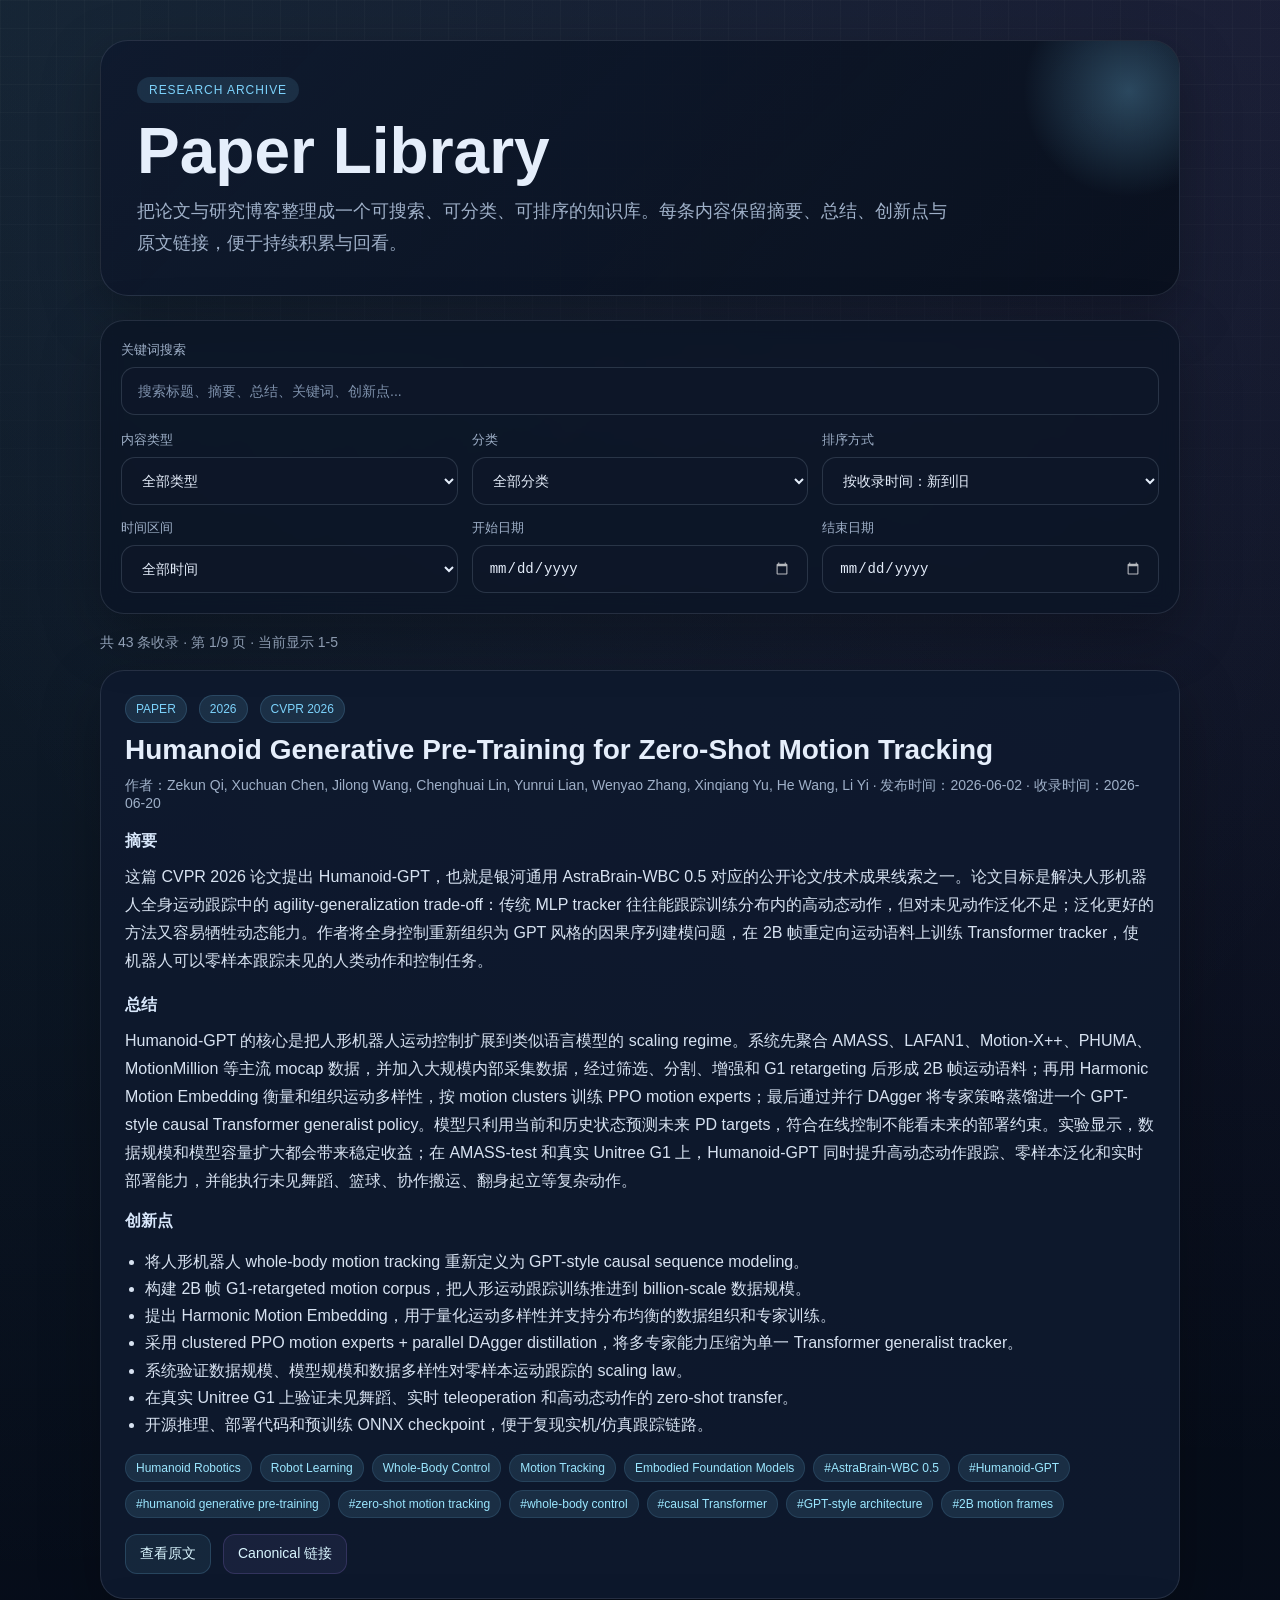
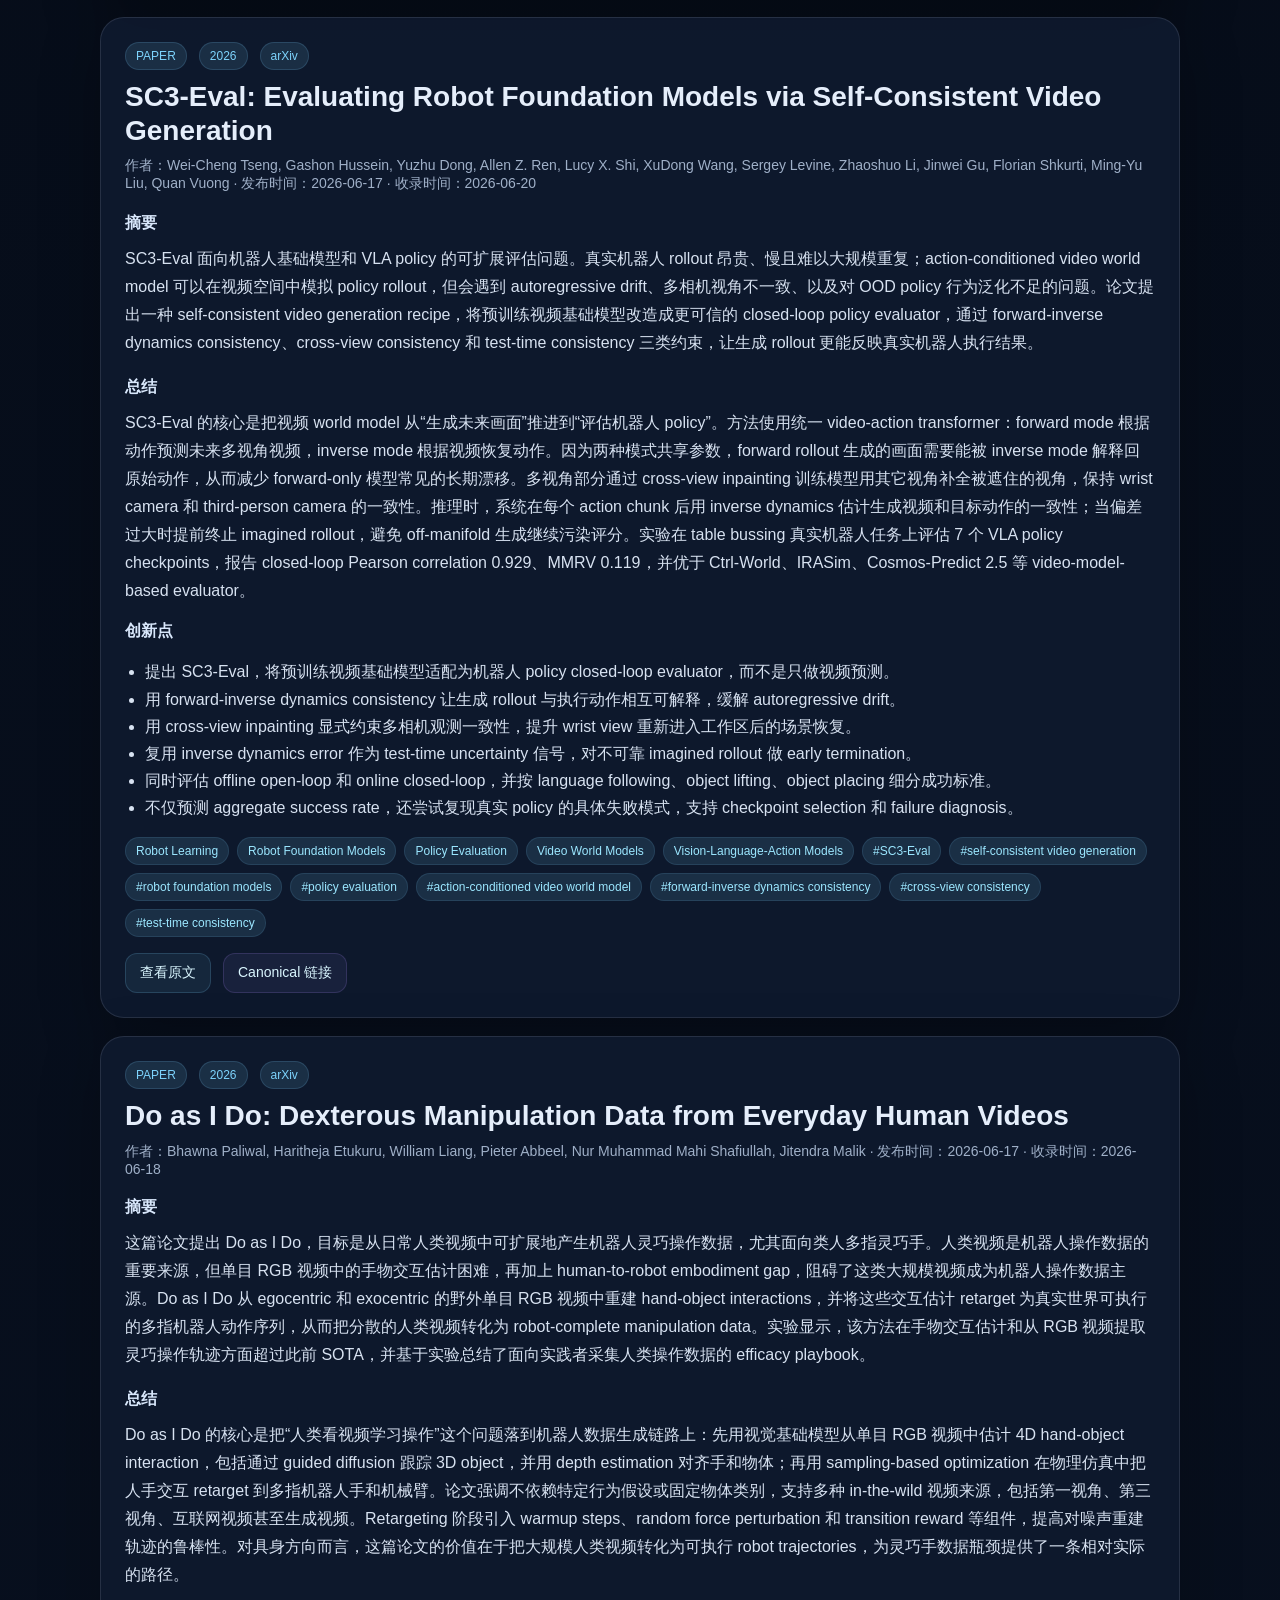
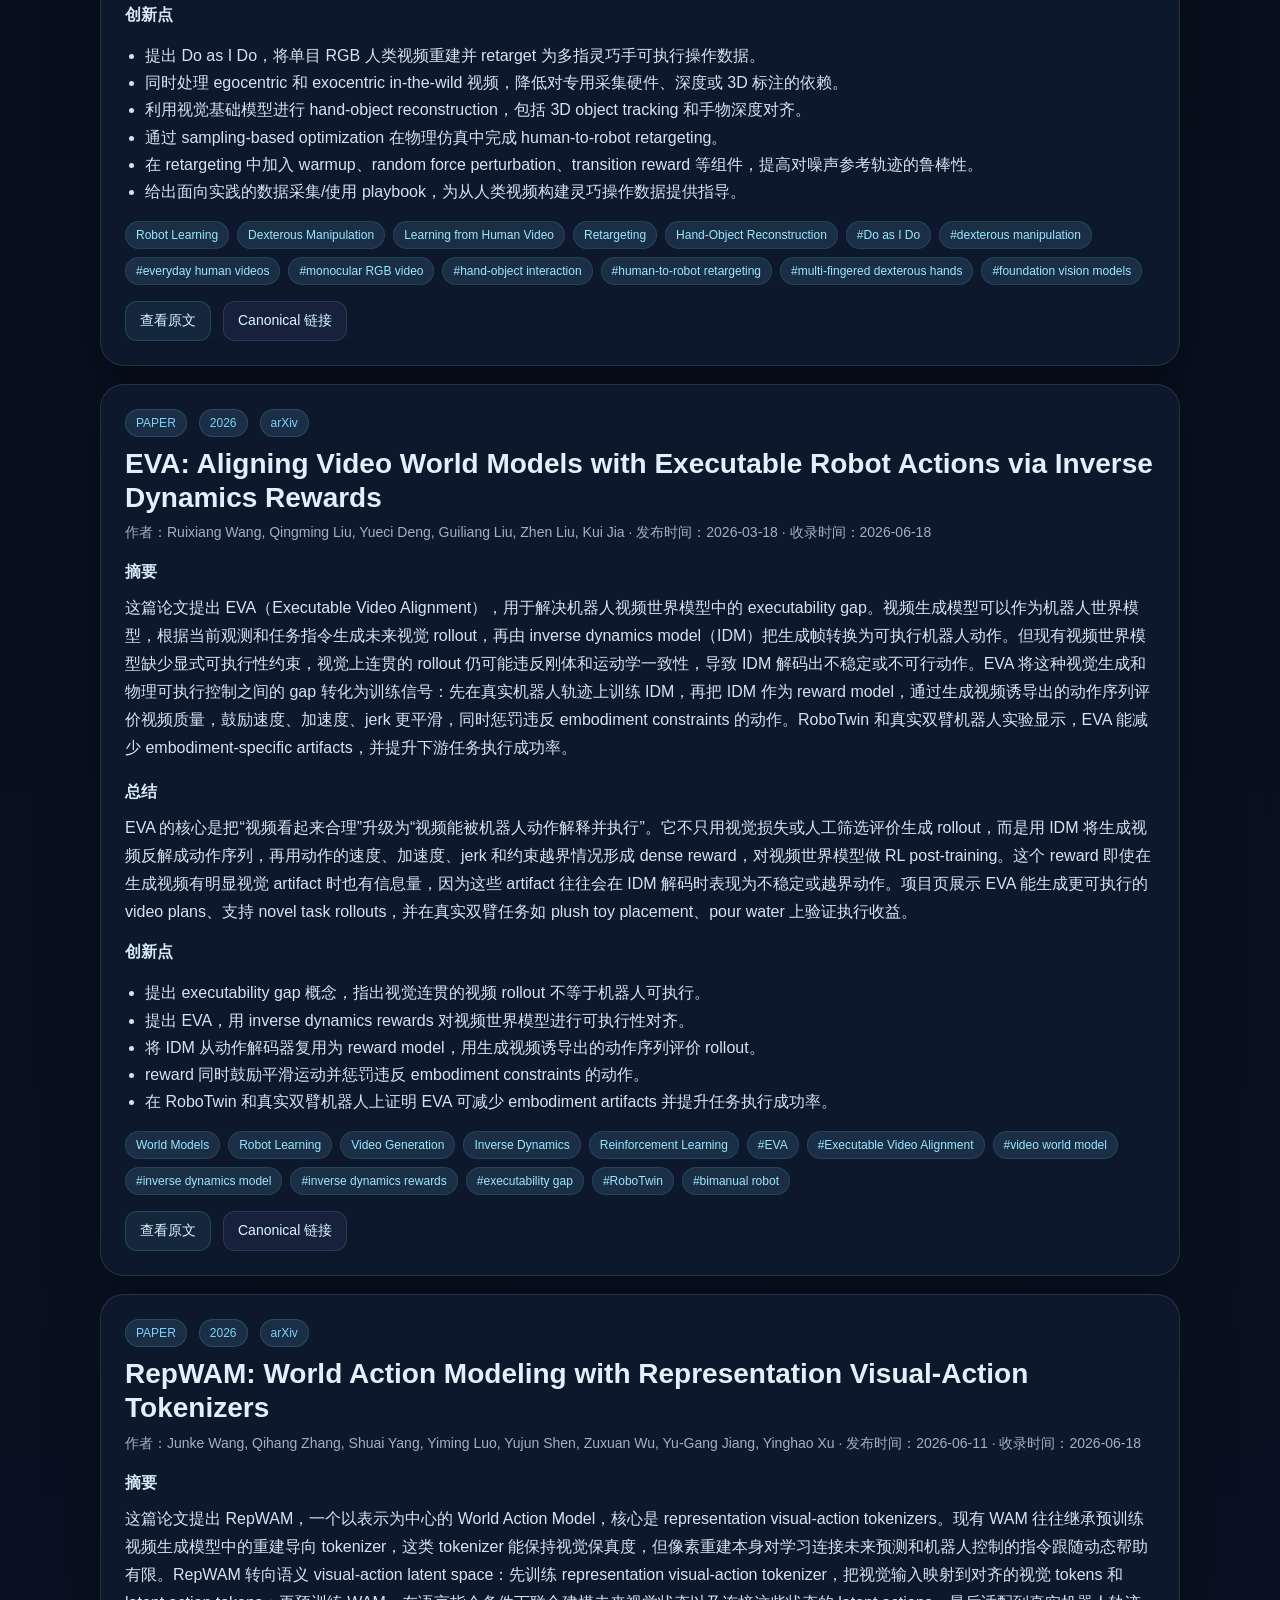
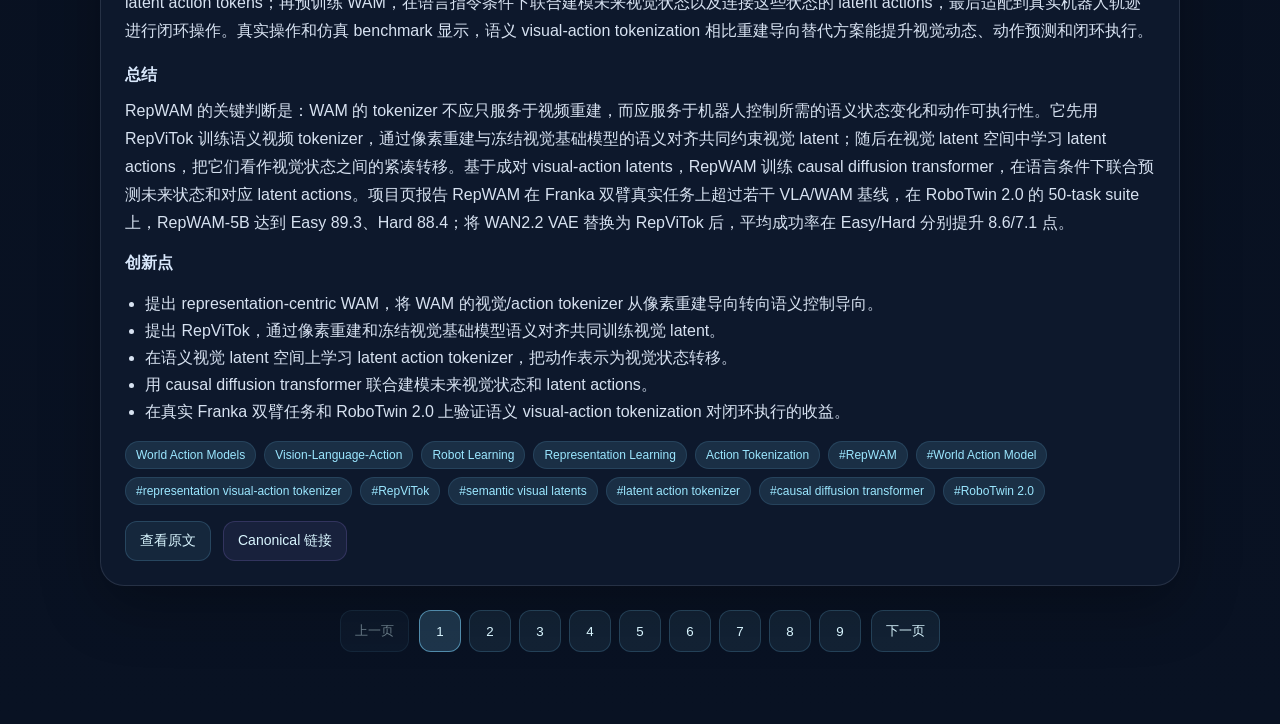
<file: index.html>
<!doctype html>
<html lang="zh-CN">
<head>
  <meta charset="UTF-8" />
  <meta name="viewport" content="width=device-width, initial-scale=1.0" />
  <title>Paper Library</title>
  <meta name="description" content="一个可搜索、可筛选、可排序的论文与研究博客知识库。" />
  <link rel="stylesheet" href="styles.css" />
</head>
<body>
  <div class="page-shell"></div>
  <div class="container">
    <header class="hero">
      <div class="hero-copy">
        <span class="eyebrow">Research Archive</span>
        <h1>Paper Library</h1>
        <p class="hero-desc">把论文与研究博客整理成一个可搜索、可分类、可排序的知识库。每条内容保留摘要、总结、创新点与原文链接，便于持续积累与回看。</p>
      </div>
    </header>

    <section class="toolbar">
      <div class="search-wrap">
        <label class="control-label" for="searchInput">关键词搜索</label>
        <input id="searchInput" type="text" placeholder="搜索标题、摘要、总结、关键词、创新点..." />
      </div>
      <div class="filters-grid filters-grid-main">
        <div class="filter-field">
          <label class="control-label" for="typeFilter">内容类型</label>
          <select id="typeFilter">
            <option value="">全部类型</option>
          </select>
        </div>
        <div class="filter-field">
          <label class="control-label" for="categoryFilter">分类</label>
          <select id="categoryFilter">
            <option value="">全部分类</option>
          </select>
        </div>
        <div class="filter-field">
          <label class="control-label" for="sortSelect">排序方式</label>
          <select id="sortSelect">
            <option value="added_desc">按收录时间：新到旧</option>
            <option value="added_asc">按收录时间：旧到新</option>
            <option value="title_asc">按标题：A-Z</option>
          </select>
        </div>
      </div>
      <div class="filters-grid filters-grid-time">
        <div class="filter-field">
          <label class="control-label" for="datePresetFilter">时间区间</label>
          <select id="datePresetFilter">
            <option value="">全部时间</option>
            <option value="1">最近1天</option>
            <option value="3">最近3天</option>
            <option value="7">最近7天</option>
            <option value="30">最近30天</option>
          </select>
        </div>
        <div class="filter-field">
          <label class="control-label" for="dateFrom">开始日期</label>
          <input id="dateFrom" type="date" />
        </div>
        <div class="filter-field">
          <label class="control-label" for="dateTo">结束日期</label>
          <input id="dateTo" type="date" />
        </div>
      </div>
    </section>

    <main>
      <div class="result-head">
        <div id="stats" class="stats"></div>
      </div>
      <div id="paperList" class="paper-list"></div>
      <nav id="pagination" class="pagination" aria-label="分页"></nav>
      <template id="emptyStateTemplate">
        <section class="empty-state">
          <h2>没有匹配结果</h2>
          <p>试试更换关键词、分类、时间区间或排序方式。</p>
        </section>
      </template>
    </main>
  </div>
  <script src="app.js"></script>
</body>
</html>
</file>
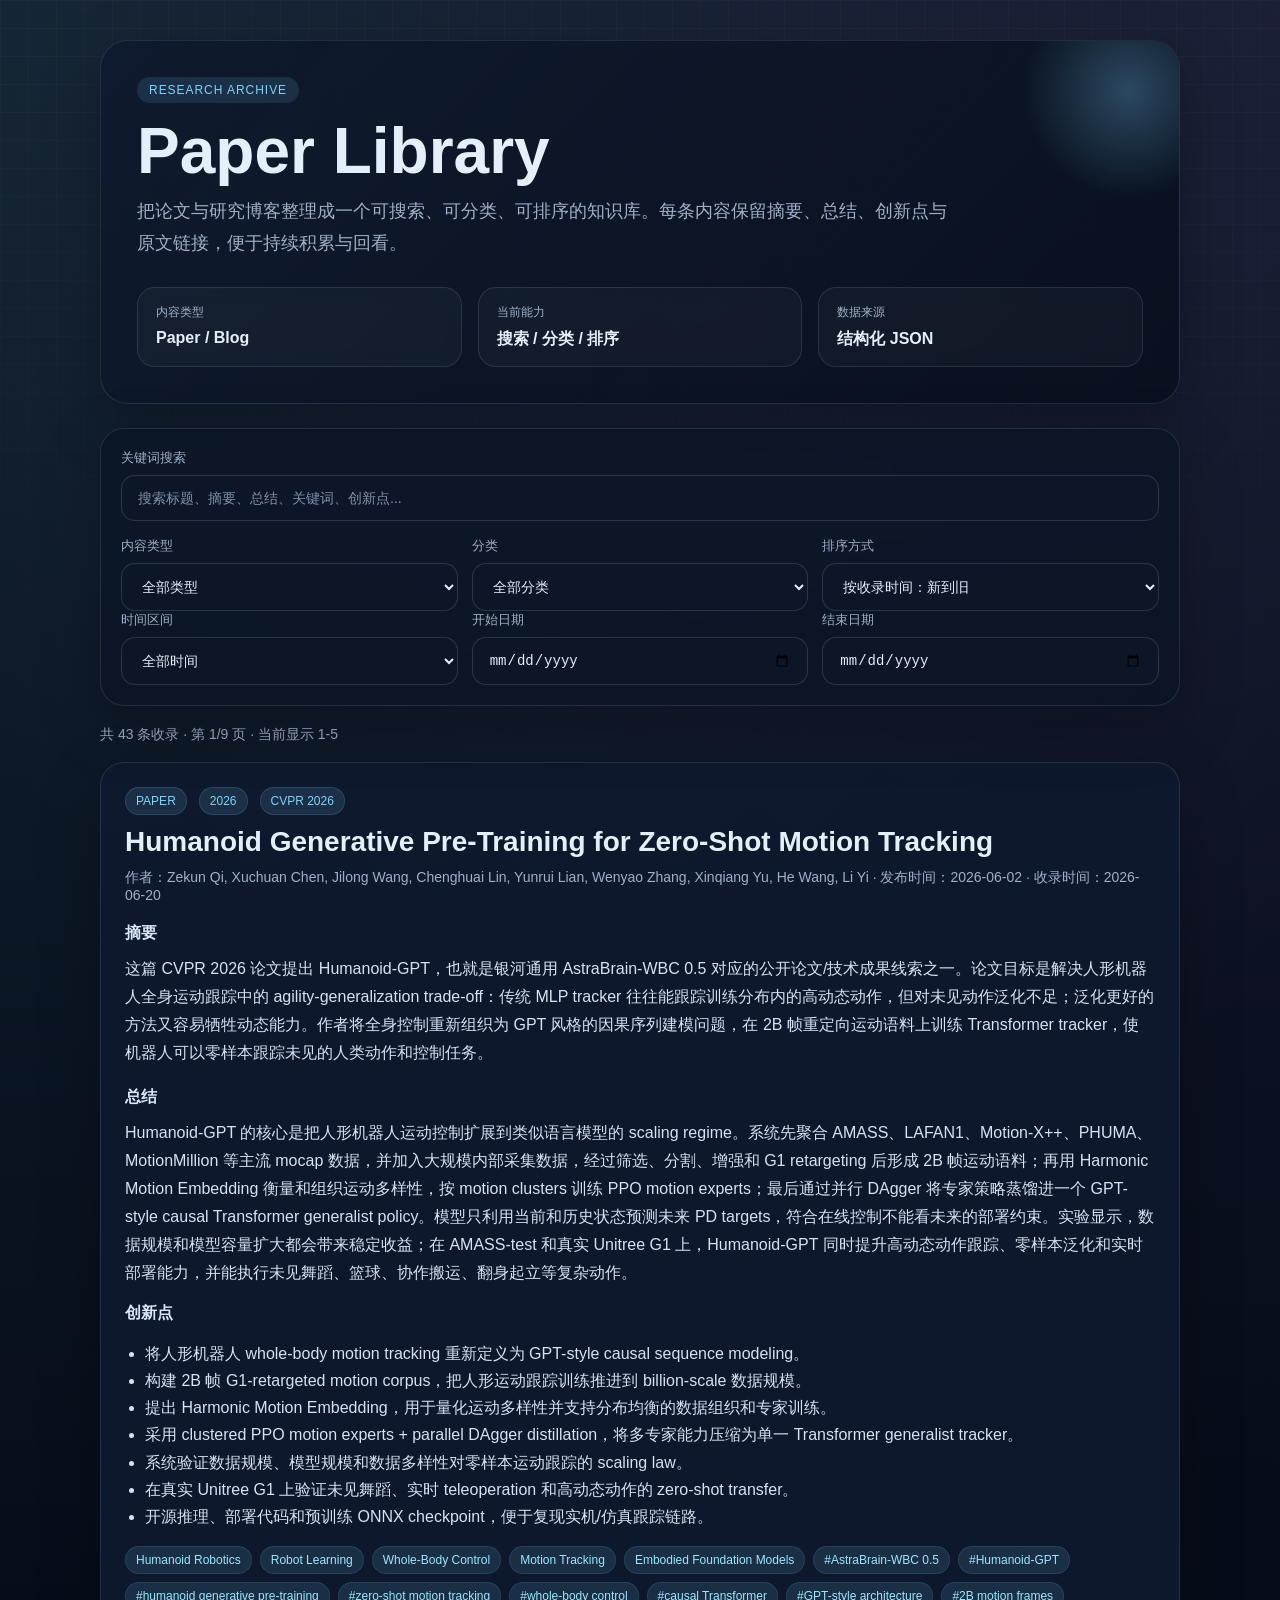
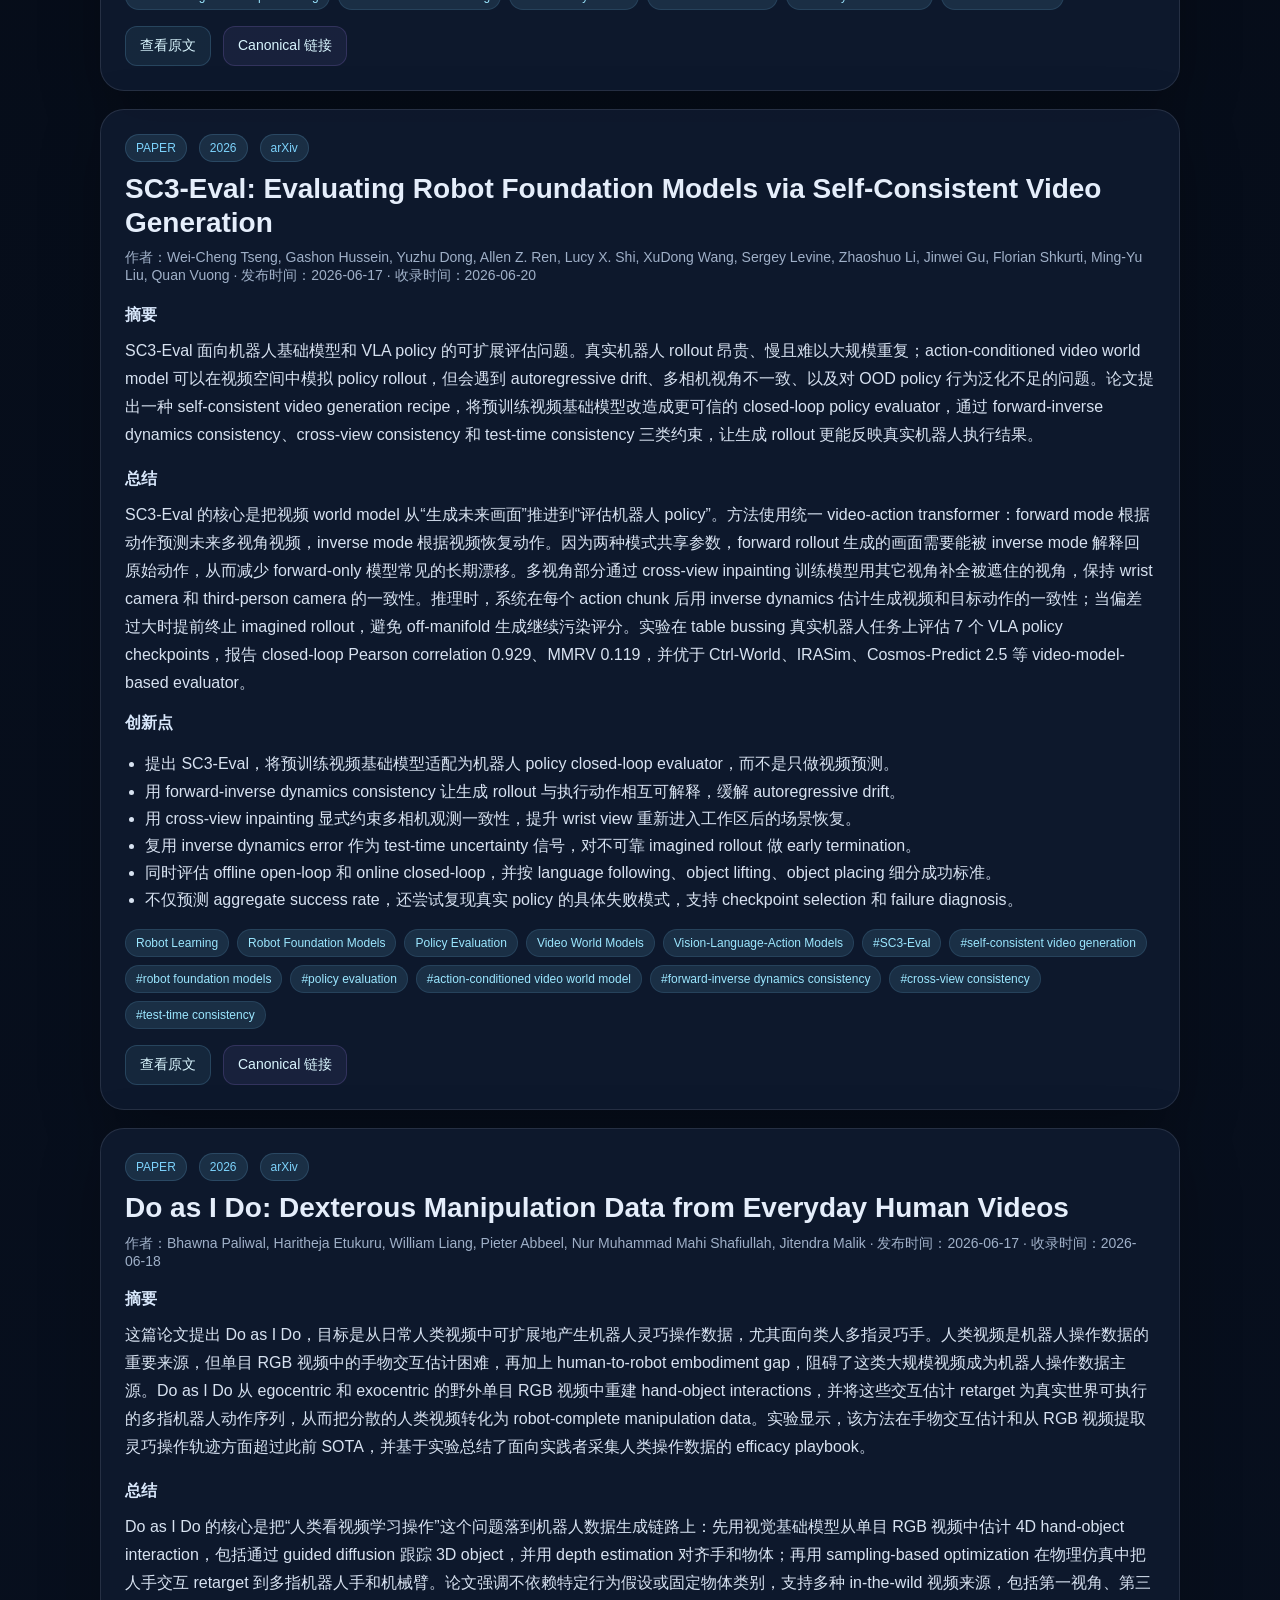
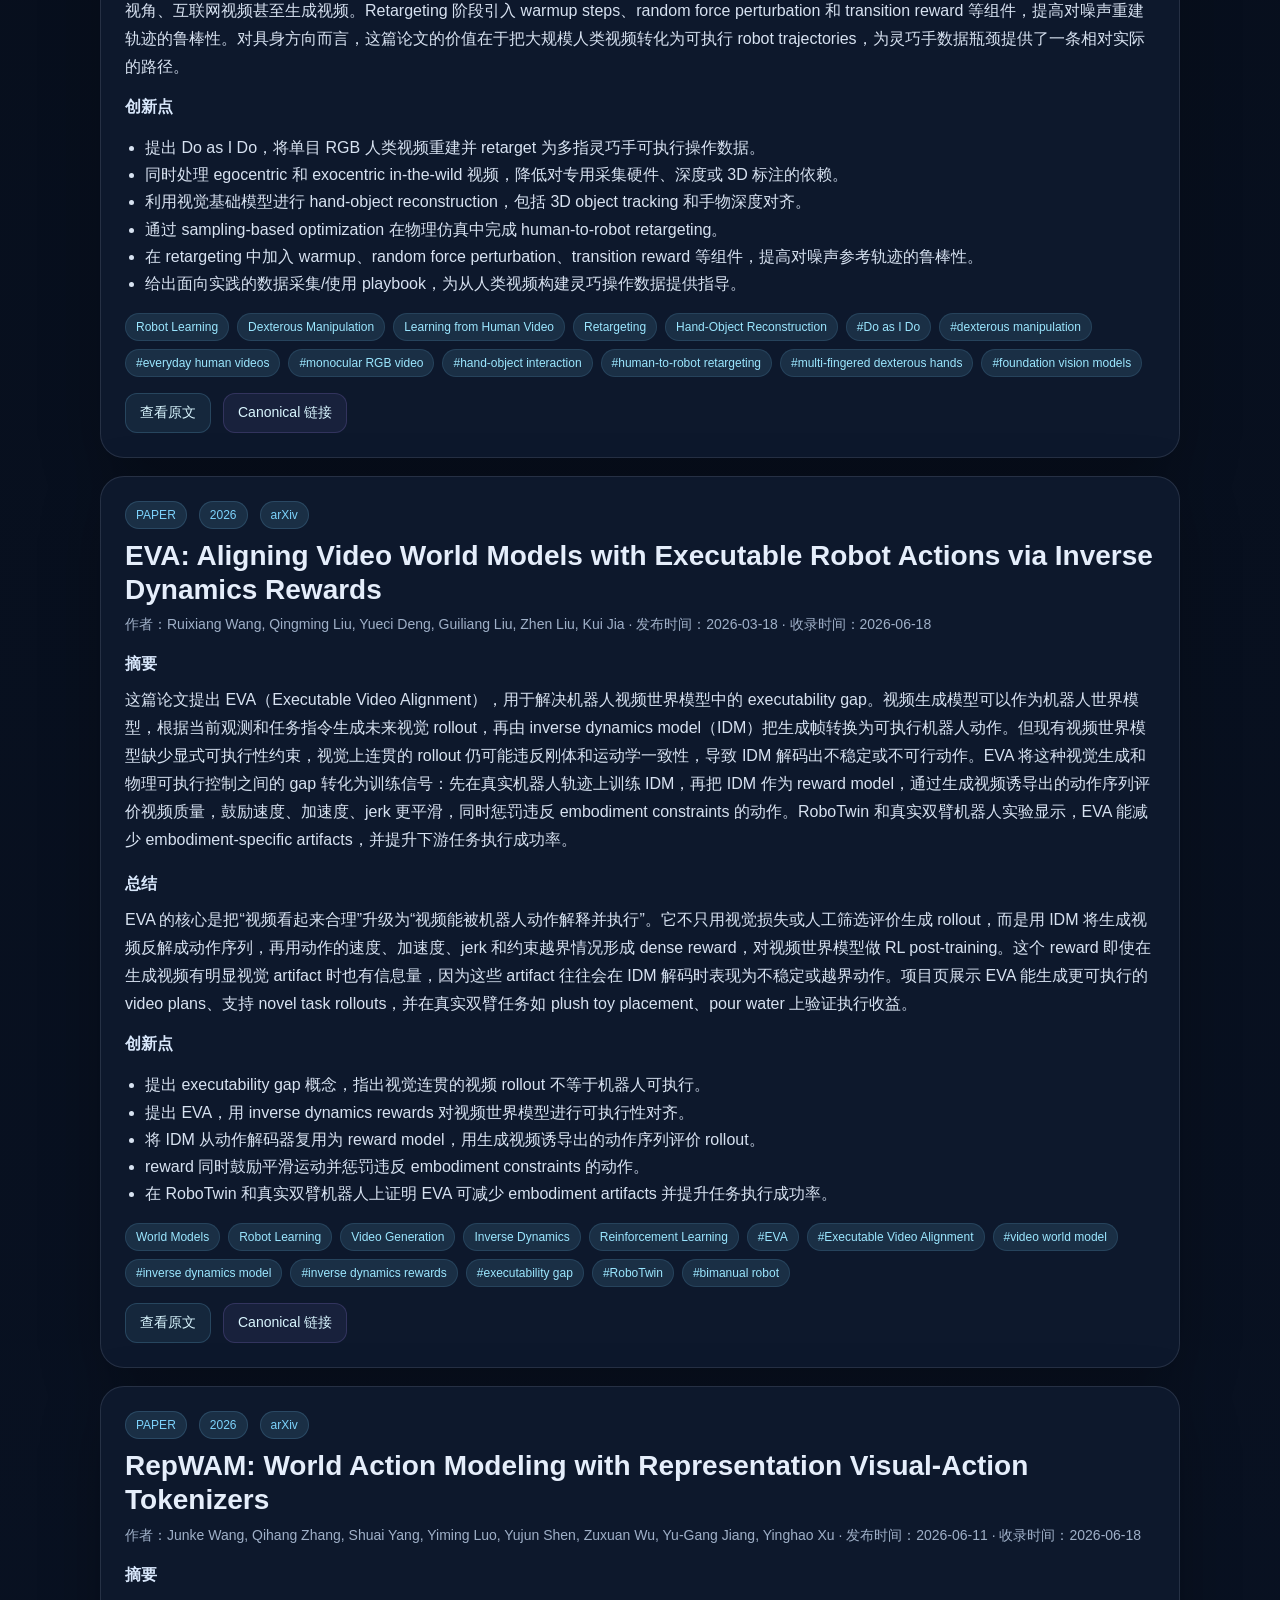
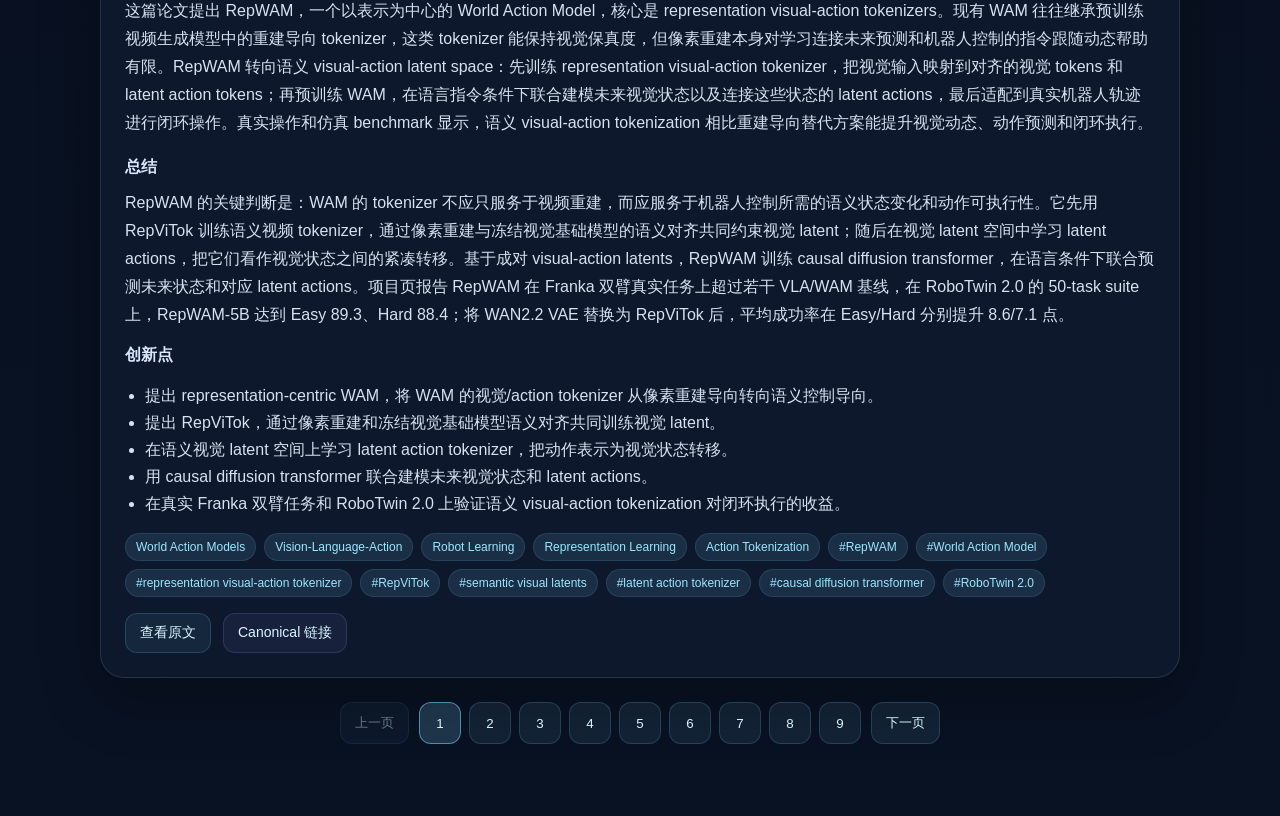
<file: public/index.html>
<!doctype html>
<html lang="zh-CN">
<head>
  <meta charset="UTF-8" />
  <meta name="viewport" content="width=device-width, initial-scale=1.0" />
  <title>Paper Library</title>
  <meta name="description" content="一个可搜索、可筛选、可排序的论文与研究博客知识库。" />
  <link rel="stylesheet" href="styles.css" />
</head>
<body>
  <div class="page-shell"></div>
  <div class="container">
    <header class="hero">
      <div class="hero-copy">
        <span class="eyebrow">Research Archive</span>
        <h1>Paper Library</h1>
        <p class="hero-desc">把论文与研究博客整理成一个可搜索、可分类、可排序的知识库。每条内容保留摘要、总结、创新点与原文链接，便于持续积累与回看。</p>
        <div class="hero-metrics">
          <div class="metric-card">
            <span class="metric-label">内容类型</span>
            <strong>Paper / Blog</strong>
          </div>
          <div class="metric-card">
            <span class="metric-label">当前能力</span>
            <strong>搜索 / 分类 / 排序</strong>
          </div>
          <div class="metric-card">
            <span class="metric-label">数据来源</span>
            <strong>结构化 JSON</strong>
          </div>
        </div>
      </div>
    </header>

    <section class="toolbar">
      <div class="search-wrap">
        <label class="control-label" for="searchInput">关键词搜索</label>
        <input id="searchInput" type="text" placeholder="搜索标题、摘要、总结、关键词、创新点..." />
      </div>
      <div class="filters-grid filters-grid-main">
        <div class="filter-field">
          <label class="control-label" for="typeFilter">内容类型</label>
          <select id="typeFilter">
            <option value="">全部类型</option>
          </select>
        </div>
        <div class="filter-field">
          <label class="control-label" for="categoryFilter">分类</label>
          <select id="categoryFilter">
            <option value="">全部分类</option>
          </select>
        </div>
        <div class="filter-field">
          <label class="control-label" for="sortSelect">排序方式</label>
          <select id="sortSelect">
            <option value="added_desc">按收录时间：新到旧</option>
            <option value="added_asc">按收录时间：旧到新</option>
            <option value="title_asc">按标题：A-Z</option>
          </select>
        </div>
      </div>
      <div class="filters-grid filters-grid-time">
        <div class="filter-field">
          <label class="control-label" for="datePresetFilter">时间区间</label>
          <select id="datePresetFilter">
            <option value="">全部时间</option>
            <option value="1">最近1天</option>
            <option value="3">最近3天</option>
            <option value="7">最近7天</option>
            <option value="30">最近30天</option>
          </select>
        </div>
        <div class="filter-field">
          <label class="control-label" for="dateFrom">开始日期</label>
          <input id="dateFrom" type="date" />
        </div>
        <div class="filter-field">
          <label class="control-label" for="dateTo">结束日期</label>
          <input id="dateTo" type="date" />
        </div>
      </div>
    </section>

    <main>
      <div class="result-head">
        <div id="stats" class="stats"></div>
      </div>
      <div id="paperList" class="paper-list"></div>
      <nav id="pagination" class="pagination" aria-label="分页"></nav>
      <template id="emptyStateTemplate">
        <section class="empty-state">
          <h2>没有匹配结果</h2>
          <p>试试更换关键词、分类、时间区间或排序方式。</p>
        </section>
      </template>
    </main>
  </div>
  <script src="app.js"></script>
</body>
</html>
</file>
<file: styles.css>
:root {
  --bg: #07111f;
  --bg-soft: #0d1728;
  --panel: rgba(11, 20, 36, 0.72);
  --panel-strong: rgba(15, 26, 46, 0.92);
  --line: rgba(148, 163, 184, 0.18);
  --text: #e5eefb;
  --muted: #9fb0c8;
  --accent: #7dd3fc;
  --accent-2: #a78bfa;
  --tag-bg: rgba(125, 211, 252, 0.12);
  --tag-text: #9be7ff;
  --shadow: 0 20px 60px rgba(0, 0, 0, 0.28);
}

* { box-sizing: border-box; }

body {
  font-family: Inter, -apple-system, BlinkMacSystemFont, 'Segoe UI', sans-serif;
  margin: 0;
  background:
    radial-gradient(circle at top left, rgba(125, 211, 252, 0.12), transparent 28%),
    radial-gradient(circle at top right, rgba(167, 139, 250, 0.12), transparent 26%),
    linear-gradient(180deg, #050b16 0%, #091223 100%);
  color: var(--text);
  min-height: 100vh;
}

.page-shell {
  position: fixed;
  inset: 0;
  pointer-events: none;
  background-image: linear-gradient(rgba(255,255,255,0.03) 1px, transparent 1px), linear-gradient(90deg, rgba(255,255,255,0.03) 1px, transparent 1px);
  background-size: 28px 28px;
  mask-image: linear-gradient(180deg, rgba(0,0,0,0.8), transparent 90%);
}

.container {
  position: relative;
  z-index: 1;
  max-width: 1120px;
  margin: 0 auto;
  padding: 40px 20px 72px;
}

.hero {
  padding: 36px;
  border: 1px solid var(--line);
  border-radius: 28px;
  background: linear-gradient(135deg, rgba(15, 26, 46, 0.96), rgba(8, 15, 28, 0.88));
  box-shadow: var(--shadow);
  overflow: hidden;
  position: relative;
}

.hero::after {
  content: '';
  position: absolute;
  right: -60px;
  top: -60px;
  width: 220px;
  height: 220px;
  background: radial-gradient(circle, rgba(125, 211, 252, 0.28), transparent 68%);
}

.eyebrow {
  display: inline-block;
  padding: 6px 12px;
  border-radius: 999px;
  background: rgba(125, 211, 252, 0.12);
  color: var(--accent);
  font-size: 12px;
  letter-spacing: 0.08em;
  text-transform: uppercase;
}

.hero h1 {
  margin: 16px 0 12px;
  font-size: clamp(40px, 6vw, 64px);
  line-height: 1.02;
}

.hero-desc {
  max-width: 820px;
  margin: 0;
  color: var(--muted);
  font-size: 18px;
  line-height: 1.75;
}

.toolbar {
  margin: 24px 0 20px;
  padding: 20px;
  border: 1px solid var(--line);
  border-radius: 24px;
  background: var(--panel);
  box-shadow: var(--shadow);
  backdrop-filter: blur(10px);
}

.control-label {
  display: block;
  color: var(--muted);
  font-size: 13px;
  margin-bottom: 8px;
}

.search-wrap {
  margin-bottom: 16px;
}

.filters-grid {
  display: grid;
  gap: 14px;
  align-items: end;
}

.filter-field {
  display: flex;
  flex-direction: column;
}

.filters-grid-main {
  grid-template-columns: repeat(3, minmax(0, 1fr));
}

.filters-grid-time {
  grid-template-columns: repeat(3, minmax(0, 1fr));
  margin-top: 14px;
}

input,
select {
  width: 100%;
  height: 48px;
  padding: 0 16px;
  border-radius: 14px;
  border: 1px solid rgba(148, 163, 184, 0.22);
  background: rgba(15, 23, 42, 0.85);
  color: var(--text);
  font-size: 14px;
  outline: none;
  color-scheme: dark;
}

input[type="date"] {
  color-scheme: dark;
  cursor: pointer;
}

input[type="date"]::-webkit-calendar-picker-indicator {
  cursor: pointer;
  opacity: 0.7;
}

input::placeholder {
  color: #7f92ad;
}

input:focus,
select:focus {
  border-color: rgba(125, 211, 252, 0.55);
  box-shadow: 0 0 0 4px rgba(125, 211, 252, 0.12);
}

input:disabled,
select:disabled {
  opacity: 0.45;
  cursor: not-allowed;
}

.result-head {
  display: flex;
  align-items: center;
  justify-content: space-between;
  margin: 16px 0 18px;
}

.stats {
  color: var(--muted);
  font-size: 14px;
}

.paper-list {
  display: grid;
  gap: 18px;
}

.card {
  border: 1px solid var(--line);
  border-radius: 24px;
  padding: 24px;
  background: var(--panel-strong);
  box-shadow: var(--shadow);
}

.card-top {
  display: flex;
  gap: 12px;
  align-items: center;
  flex-wrap: wrap;
  margin-bottom: 10px;
}

.badge {
  display: inline-flex;
  align-items: center;
  padding: 6px 10px;
  border-radius: 999px;
  font-size: 12px;
  color: var(--accent);
  background: rgba(125, 211, 252, 0.12);
  border: 1px solid rgba(125, 211, 252, 0.16);
}

.card h2 {
  margin: 6px 0 10px;
  font-size: 28px;
  line-height: 1.2;
}

.meta {
  color: var(--muted);
  font-size: 14px;
  margin-bottom: 14px;
}

.section-title {
  display: block;
  margin-bottom: 8px;
  color: #d8e7fb;
}

.card p {
  color: #d7e2f1;
  line-height: 1.75;
}

.tags {
  display: flex;
  flex-wrap: wrap;
  gap: 8px;
  margin: 16px 0 0;
}

.tag {
  background: var(--tag-bg);
  color: var(--tag-text);
  padding: 6px 10px;
  border-radius: 999px;
  font-size: 12px;
  border: 1px solid rgba(125, 211, 252, 0.12);
}

ul {
  padding-left: 20px;
  color: #d7e2f1;
  line-height: 1.7;
}

.card-footer {
  display: flex;
  gap: 12px;
  flex-wrap: wrap;
  margin-top: 16px;
}

.button-link {
  display: inline-flex;
  align-items: center;
  justify-content: center;
  padding: 10px 14px;
  border-radius: 12px;
  border: 1px solid rgba(125, 211, 252, 0.18);
  background: rgba(125, 211, 252, 0.08);
  color: #d9f6ff;
  text-decoration: none;
  font-size: 14px;
}

.button-link.secondary {
  background: rgba(167, 139, 250, 0.08);
  border-color: rgba(167, 139, 250, 0.18);
}

.button-link:hover {
  text-decoration: none;
  transform: translateY(-1px);
}

.empty-state {
  padding: 48px 24px;
  text-align: center;
  border: 1px dashed rgba(148, 163, 184, 0.25);
  border-radius: 24px;
  color: var(--muted);
  background: rgba(15, 23, 42, 0.5);
}

.pagination {
  display: flex;
  align-items: center;
  justify-content: center;
  gap: 10px;
  flex-wrap: wrap;
  margin-top: 24px;
}

.page-numbers {
  display: flex;
  align-items: center;
  justify-content: center;
  gap: 8px;
  flex-wrap: wrap;
}

.page-button {
  min-width: 42px;
  height: 42px;
  padding: 0 14px;
  border-radius: 12px;
  border: 1px solid rgba(125, 211, 252, 0.18);
  background: rgba(125, 211, 252, 0.08);
  color: #d9f6ff;
  cursor: pointer;
}

.page-button:hover:not(:disabled),
.page-button.active {
  border-color: rgba(125, 211, 252, 0.55);
  background: rgba(125, 211, 252, 0.18);
}

.page-button:disabled {
  opacity: 0.45;
  cursor: not-allowed;
}

@media (max-width: 900px) {
  .filters-grid-main,
  .filters-grid-time {
    grid-template-columns: 1fr;
  }

  .hero {
    padding: 28px;
  }

  .card h2 {
    font-size: 24px;
  }
}
</file>
<file: public/styles.css>
:root {
  --bg: #07111f;
  --bg-soft: #0d1728;
  --panel: rgba(11, 20, 36, 0.72);
  --panel-strong: rgba(15, 26, 46, 0.92);
  --line: rgba(148, 163, 184, 0.18);
  --text: #e5eefb;
  --muted: #9fb0c8;
  --accent: #7dd3fc;
  --accent-2: #a78bfa;
  --tag-bg: rgba(125, 211, 252, 0.12);
  --tag-text: #9be7ff;
  --shadow: 0 20px 60px rgba(0, 0, 0, 0.28);
}

* { box-sizing: border-box; }

body {
  font-family: Inter, -apple-system, BlinkMacSystemFont, 'Segoe UI', sans-serif;
  margin: 0;
  background:
    radial-gradient(circle at top left, rgba(125, 211, 252, 0.12), transparent 28%),
    radial-gradient(circle at top right, rgba(167, 139, 250, 0.12), transparent 26%),
    linear-gradient(180deg, #050b16 0%, #091223 100%);
  color: var(--text);
  min-height: 100vh;
}

.page-shell {
  position: fixed;
  inset: 0;
  pointer-events: none;
  background-image: linear-gradient(rgba(255,255,255,0.03) 1px, transparent 1px), linear-gradient(90deg, rgba(255,255,255,0.03) 1px, transparent 1px);
  background-size: 28px 28px;
  mask-image: linear-gradient(180deg, rgba(0,0,0,0.8), transparent 90%);
}

.container {
  position: relative;
  z-index: 1;
  max-width: 1120px;
  margin: 0 auto;
  padding: 40px 20px 72px;
}

.hero {
  padding: 36px;
  border: 1px solid var(--line);
  border-radius: 28px;
  background: linear-gradient(135deg, rgba(15, 26, 46, 0.96), rgba(8, 15, 28, 0.88));
  box-shadow: var(--shadow);
  overflow: hidden;
  position: relative;
}

.hero::after {
  content: '';
  position: absolute;
  right: -60px;
  top: -60px;
  width: 220px;
  height: 220px;
  background: radial-gradient(circle, rgba(125, 211, 252, 0.28), transparent 68%);
}

.eyebrow {
  display: inline-block;
  padding: 6px 12px;
  border-radius: 999px;
  background: rgba(125, 211, 252, 0.12);
  color: var(--accent);
  font-size: 12px;
  letter-spacing: 0.08em;
  text-transform: uppercase;
}

.hero h1 {
  margin: 16px 0 12px;
  font-size: clamp(40px, 6vw, 64px);
  line-height: 1.02;
}

.hero-desc {
  max-width: 820px;
  margin: 0;
  color: var(--muted);
  font-size: 18px;
  line-height: 1.75;
}

.hero-metrics {
  display: grid;
  grid-template-columns: repeat(3, minmax(0, 1fr));
  gap: 16px;
  margin-top: 28px;
}

.metric-card {
  padding: 16px 18px;
  border: 1px solid var(--line);
  border-radius: 18px;
  background: rgba(255,255,255,0.03);
  backdrop-filter: blur(8px);
}

.metric-label {
  display: block;
  color: var(--muted);
  font-size: 12px;
  margin-bottom: 8px;
}

.toolbar {
  margin: 24px 0 20px;
  padding: 20px;
  border: 1px solid var(--line);
  border-radius: 24px;
  background: var(--panel);
  box-shadow: var(--shadow);
  backdrop-filter: blur(10px);
}

.control-label {
  display: block;
  color: var(--muted);
  font-size: 13px;
  margin-bottom: 8px;
}

.search-wrap {
  margin-bottom: 16px;
}

.filters-grid {
  display: grid;
  grid-template-columns: repeat(3, minmax(0, 1fr));
  gap: 14px;
}

input, select {
  width: 100%;
  padding: 14px 16px;
  border-radius: 14px;
  border: 1px solid rgba(148, 163, 184, 0.22);
  background: rgba(15, 23, 42, 0.85);
  color: var(--text);
  font-size: 14px;
  outline: none;
}

input::placeholder {
  color: #7f92ad;
}

input:focus, select:focus {
  border-color: rgba(125, 211, 252, 0.55);
  box-shadow: 0 0 0 4px rgba(125, 211, 252, 0.12);
}

.result-head {
  display: flex;
  align-items: center;
  justify-content: space-between;
  margin: 16px 0 18px;
}

.stats {
  color: var(--muted);
  font-size: 14px;
}

.paper-list {
  display: grid;
  gap: 18px;
}

.card {
  border: 1px solid var(--line);
  border-radius: 24px;
  padding: 24px;
  background: var(--panel-strong);
  box-shadow: var(--shadow);
}

.card-top {
  display: flex;
  gap: 12px;
  align-items: center;
  flex-wrap: wrap;
  margin-bottom: 10px;
}

.badge {
  display: inline-flex;
  align-items: center;
  padding: 6px 10px;
  border-radius: 999px;
  font-size: 12px;
  color: var(--accent);
  background: rgba(125, 211, 252, 0.12);
  border: 1px solid rgba(125, 211, 252, 0.16);
}

.card h2 {
  margin: 6px 0 10px;
  font-size: 28px;
  line-height: 1.2;
}

.meta {
  color: var(--muted);
  font-size: 14px;
  margin-bottom: 14px;
}

.section-title {
  display: block;
  margin-bottom: 8px;
  color: #d8e7fb;
}

.card p {
  color: #d7e2f1;
  line-height: 1.75;
}

.tags {
  display: flex;
  flex-wrap: wrap;
  gap: 8px;
  margin: 16px 0 0;
}

.tag {
  background: var(--tag-bg);
  color: var(--tag-text);
  padding: 6px 10px;
  border-radius: 999px;
  font-size: 12px;
  border: 1px solid rgba(125, 211, 252, 0.12);
}

ul {
  padding-left: 20px;
  color: #d7e2f1;
  line-height: 1.7;
}

.card-footer {
  display: flex;
  gap: 12px;
  flex-wrap: wrap;
  margin-top: 16px;
}

.button-link {
  display: inline-flex;
  align-items: center;
  justify-content: center;
  padding: 10px 14px;
  border-radius: 12px;
  border: 1px solid rgba(125, 211, 252, 0.18);
  background: rgba(125, 211, 252, 0.08);
  color: #d9f6ff;
  text-decoration: none;
  font-size: 14px;
}

.button-link.secondary {
  background: rgba(167, 139, 250, 0.08);
  border-color: rgba(167, 139, 250, 0.18);
}

.button-link:hover {
  text-decoration: none;
  transform: translateY(-1px);
}

.empty-state {
  padding: 48px 24px;
  text-align: center;
  border: 1px dashed rgba(148, 163, 184, 0.25);
  border-radius: 24px;
  color: var(--muted);
  background: rgba(15, 23, 42, 0.5);
}

.pagination {
  display: flex;
  align-items: center;
  justify-content: center;
  gap: 10px;
  flex-wrap: wrap;
  margin-top: 24px;
}

.page-numbers {
  display: flex;
  align-items: center;
  justify-content: center;
  gap: 8px;
  flex-wrap: wrap;
}

.page-button {
  min-width: 42px;
  height: 42px;
  padding: 0 14px;
  border-radius: 12px;
  border: 1px solid rgba(125, 211, 252, 0.18);
  background: rgba(125, 211, 252, 0.08);
  color: #d9f6ff;
  cursor: pointer;
}

.page-button:hover:not(:disabled),
.page-button.active {
  border-color: rgba(125, 211, 252, 0.55);
  background: rgba(125, 211, 252, 0.18);
}

.page-button:disabled {
  opacity: 0.45;
  cursor: not-allowed;
}

@media (max-width: 900px) {
  .hero-metrics,
  .filters-grid {
    grid-template-columns: 1fr;
  }

  .hero {
    padding: 28px;
  }

  .card h2 {
    font-size: 24px;
  }
}
</file>
